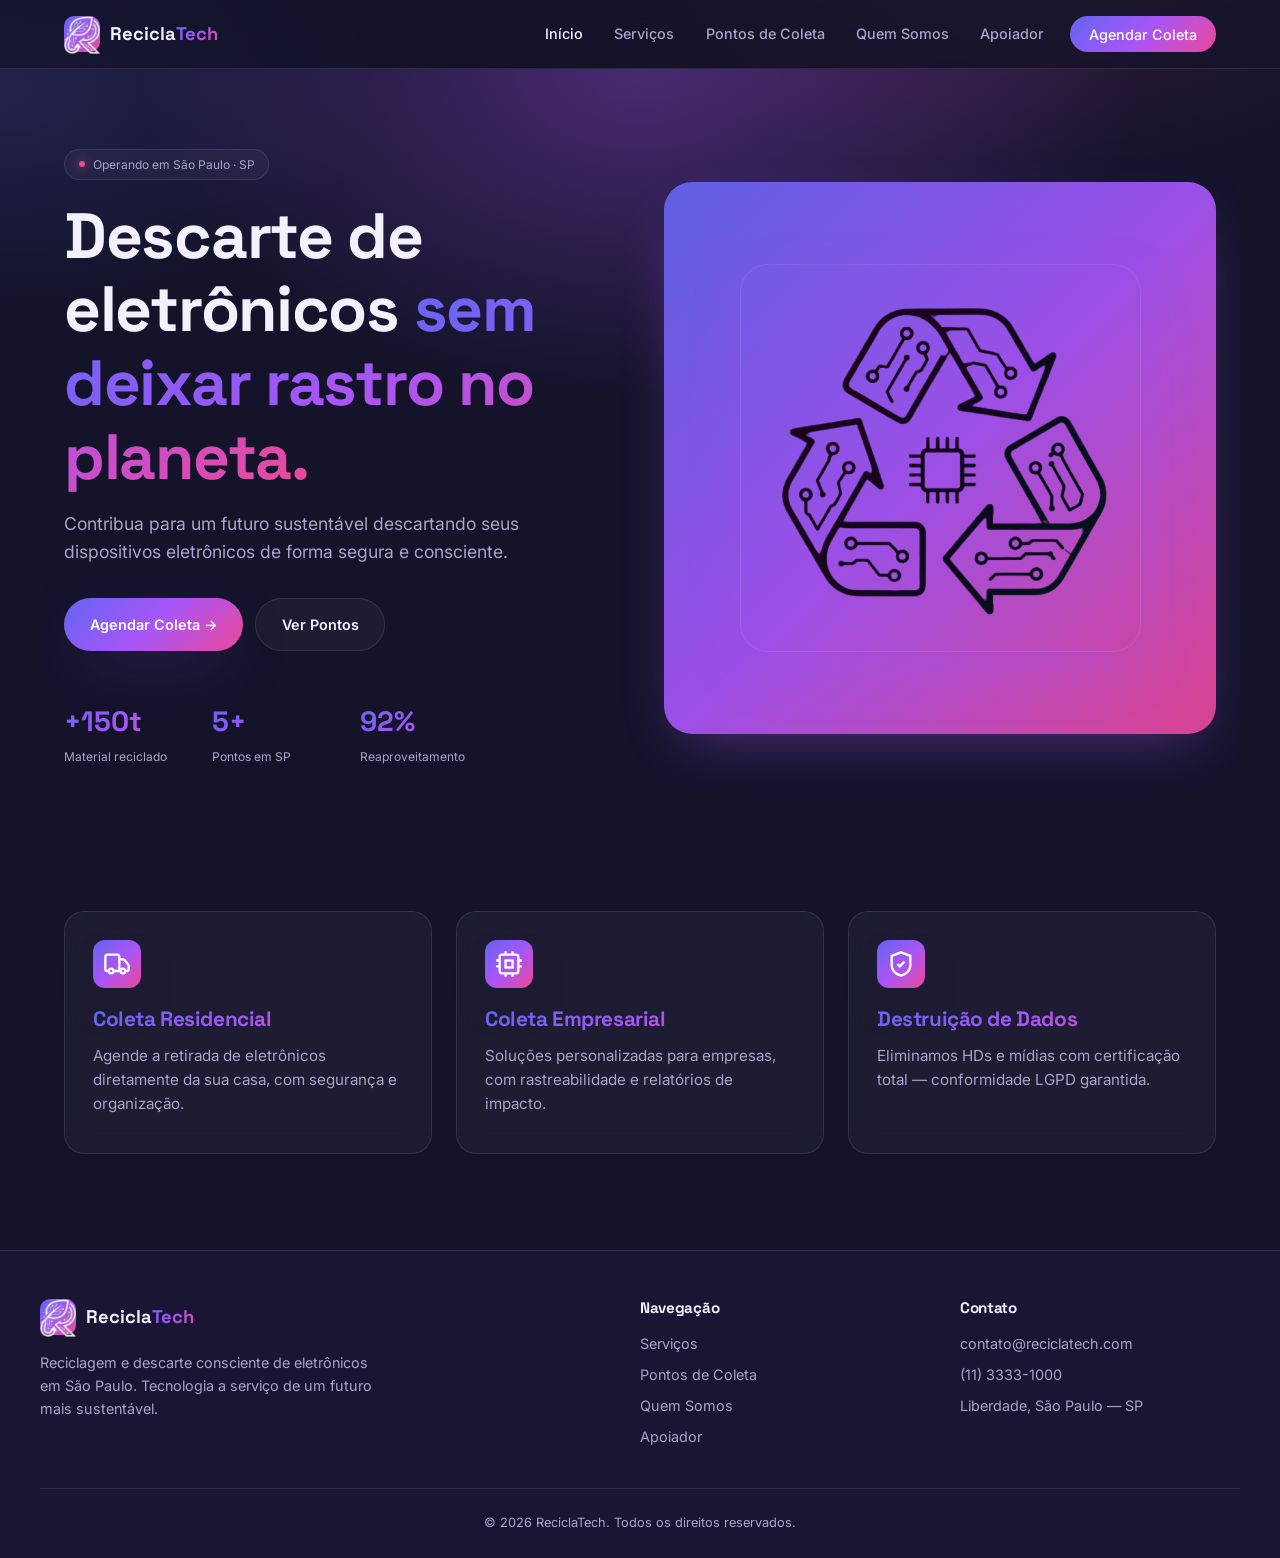
<file: index.html>
<!DOCTYPE html>
<html lang="pt-br">
<head>
    <meta charset="UTF-8">
    <meta name="viewport" content="width=device-width, initial-scale=1.0">
    <title>Início - ReciclaTech</title>
    <link rel="stylesheet" href="css/style.css">
    <link rel="preconnect" href="https://fonts.googleapis.com">
    <link rel="preconnect" href="https://fonts.gstatic.com" crossorigin>
    <link rel="shortcut icon" href="logo.png" type="image/x-icon">
    <link href="https://fonts.googleapis.com/css2?family=Inter:wght@400;500;600;700&family=Space+Grotesk:wght@500;600;700&display=swap" rel="stylesheet">
</head>
<body>
    <header>
        <div class="nav-wrap">
            <a href="index.html" class="header-brand">
                <div class="brand-mark"><img src="logo.png" alt="" ></div>
                <span class="logo">Recicla<span class="text-gradient">Tech</span></span>
            </a>
            <button class="menu-toggle" aria-label="Abrir menu" onclick="document.getElementById('nav-menu').classList.toggle('open')">
                <span></span><span></span><span></span>
            </button>
            <nav id="nav-menu">
                <ul>
                    <li><a href="index.html" style="color:var(--text)">Início</a></li>
                    <li><a href="servicos.html">Serviços</a></li>
                    <li><a href="pontosColeta.html">Pontos de Coleta</a></li>
                    <li><a href="quemSomos.html">Quem Somos</a></li>
                    <li><a href="apoiador.html">Apoiador</a></li>
                    <li><a href="contato.html" class="cta">Agendar Coleta</a></li>
                </ul>
            </nav>
        </div>
    </header>
    <section class="hero">
        <div class="hero-text">
            <span class="badge">Operando em São Paulo · SP</span>
            <h1>Descarte de eletrônicos <span class="text-gradient">sem deixar rastro no planeta.</span></h1>
            <p>Contribua para um futuro sustentável descartando seus dispositivos eletrônicos de forma segura e consciente.</p>
            <div class="btn-coleta">
                <a href="contato.html" class="btn-primary">Agendar Coleta →</a>
                <a href="pontosColeta.html" class="btn-secondary">Ver Pontos</a>
            </div>
            <div class="hero-stats">
                <div><div class="num text-gradient">+150t</div><div class="lbl">Material reciclado</div></div>
                <div><div class="num text-gradient">5+</div><div class="lbl">Pontos em SP</div></div>
                <div><div class="num text-gradient">92%</div><div class="lbl">Reaproveitamento</div></div>
            </div>
        </div>
        <div>
            <div style="aspect-ratio:1;background:var(--gradient);border-radius:28px;display:grid;place-items:center;font-family:'Space Grotesk',sans-serif;font-weight:700;font-size:3rem;color:#fff;box-shadow:var(--shadow-glow);opacity:0.92">
                <img src="banner1.png" alt="">
            </div>
        </div>
    </section>

    <section class="servicos">
        <div class="card">
            <img src="data:image/svg+xml;utf8,<svg xmlns=%22http://www.w3.org/2000/svg%22 viewBox=%220 0 24 24%22 fill=%22none%22 stroke=%22white%22 stroke-width=%222%22><path d=%22M14 18V6a2 2 0 0 0-2-2H4a2 2 0 0 0-2 2v11a1 1 0 0 0 1 1h2%22/><path d=%22M15 18H9%22/><path d=%22M19 18h2a1 1 0 0 0 1-1v-3.65a1 1 0 0 0-.22-.624l-3.48-4.35A1 1 0 0 0 17.52 8H14%22/><circle cx=%2217%22 cy=%2218%22 r=%222%22/><circle cx=%227%22 cy=%2218%22 r=%222%22/></svg>" alt="">
            <h2>Coleta Residencial</h2>
            <p>Agende a retirada de eletrônicos diretamente da sua casa, com segurança e organização.</p>

        </div>
        <div class="card">
            <img src="data:image/svg+xml;utf8,<svg xmlns=%22http://www.w3.org/2000/svg%22 viewBox=%220 0 24 24%22 fill=%22none%22 stroke=%22white%22 stroke-width=%222%22><rect x=%224%22 y=%224%22 width=%2216%22 height=%2216%22 rx=%222%22/><rect x=%229%22 y=%229%22 width=%226%22 height=%226%22/><path d=%22M9 1v3M15 1v3M9 20v3M15 20v3M20 9h3M20 14h3M1 9h3M1 14h3%22/></svg>" alt="">
            <h2>Coleta Empresarial</h2>
            <p>Soluções personalizadas para empresas, com rastreabilidade e relatórios de impacto.</p>
        
        </div>
        <div class="card">
            <img src="data:image/svg+xml;utf8,<svg xmlns=%22http://www.w3.org/2000/svg%22 viewBox=%220 0 24 24%22 fill=%22none%22 stroke=%22white%22 stroke-width=%222%22><path d=%22M20 13c0 5-3.5 7.5-8 9-4.5-1.5-8-4-8-9V5l8-3 8 3z%22/><path d=%22m9 12 2 2 4-4%22/></svg>" alt="">
            <h2>Destruição de Dados</h2>
            <p>Eliminamos HDs e mídias com certificação total — conformidade LGPD garantida.</p>
        
        </div>
    </section>
    <footer class="site-footer">
        <div class="foot-grid">
            <div>
                <a href="index.html" class="header-brand" style="margin-bottom:1rem">
                    <div class="brand-mark"><img src="logo.png" alt=""></div>
                    <span class="logo">Recicla<span class="text-gradient">Tech</span></span>
                </a>
                <p style="color:var(--muted);font-size:0.9rem;max-width:340px;margin-top:0.75rem">
                    Reciclagem e descarte consciente de eletrônicos em São Paulo. Tecnologia a serviço de um futuro mais sustentável.
                </p>
            </div>
            <div>
                <h4>Navegação</h4>
                <ul>
                    <li><a href="servicos.html">Serviços</a></li>
                    <li><a href="pontosColeta.html">Pontos de Coleta</a></li>
                    <li><a href="quemSomos.html">Quem Somos</a></li>
                    <li><a href="apoiador.html">Apoiador</a></li>
                </ul>
            </div>
            <div>
                <h4>Contato</h4>
                <ul>
                    <li>contato@reciclatech.com</li>
                    <li>(11) 3333-1000</li>
                    <li>Liberdade, São Paulo — SP</li>
                </ul>
            </div>
        </div>
        <p class="copy">© 2026 ReciclaTech. Todos os direitos reservados.</p>
    </footer>
</body>
</html>
</file>
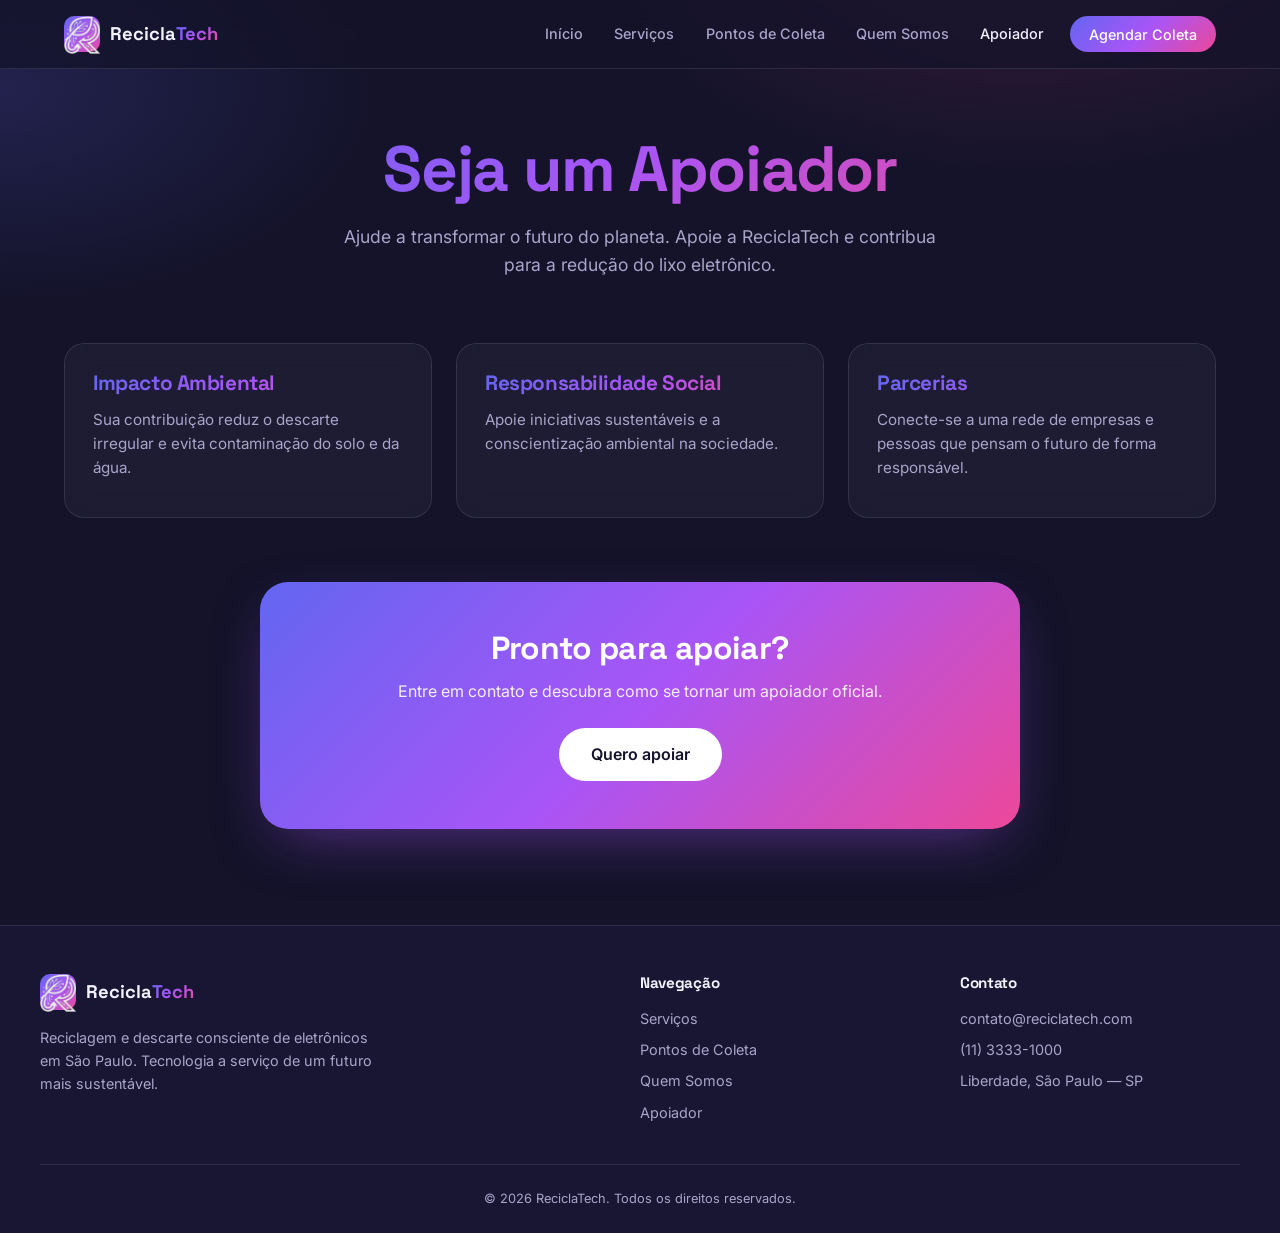
<file: apoiador.html>
<!DOCTYPE html>
<html lang="pt-br">
<head>
    <meta charset="UTF-8">
    <meta name="viewport" content="width=device-width, initial-scale=1.0">
    <title>Apoiador - ReciclaTech</title>
    <link rel="stylesheet" href="css/style.css">
    <link rel="preconnect" href="https://fonts.googleapis.com">
    <link rel="preconnect" href="https://fonts.gstatic.com" crossorigin>
    <link rel="shortcut icon" href="logo.png" type="image/x-icon">
    <link href="https://fonts.googleapis.com/css2?family=Inter:wght@400;500;600;700&family=Space+Grotesk:wght@500;600;700&display=swap" rel="stylesheet">
</head>
<body>
    <header>
        <div class="nav-wrap">
            <a href="index.html" class="header-brand">
                <div class="brand-mark"><img src="logo.png" alt="" ></div>
                <span class="logo">Recicla<span class="text-gradient">Tech</span></span>
            </a>
            <button class="menu-toggle" aria-label="Abrir menu" onclick="document.getElementById('nav-menu').classList.toggle('open')">
                <span></span><span></span><span></span>
            </button>
            <nav id="nav-menu">
                <ul>
                    <li><a href="index.html">Início</a></li>
                    <li><a href="servicos.html">Serviços</a></li>
                    <li><a href="pontosColeta.html">Pontos de Coleta</a></li>
                    <li><a href="quemSomos.html">Quem Somos</a></li>
                    <li><a href="apoiador.html" style="color:var(--text)">Apoiador</a></li>
                    <li><a href="contato.html" class="cta">Agendar Coleta</a></li>
                </ul>
            </nav>
        </div>
    </header>
    <h1 class="page-title text-gradient">Seja um Apoiador</h1>
    <p>Ajude a transformar o futuro do planeta. Apoie a ReciclaTech e contribua para a redução do lixo eletrônico.</p>
    <section class="Cards">
        <div class="Sessao"><h2>Impacto Ambiental</h2><p>Sua contribuição reduz o descarte irregular e evita contaminação do solo e da água.</p></div>
        <div class="Sessao"><h2>Responsabilidade Social</h2><p>Apoie iniciativas sustentáveis e a conscientização ambiental na sociedade.</p></div>
        <div class="Sessao"><h2>Parcerias</h2><p>Conecte-se a uma rede de empresas e pessoas que pensam o futuro de forma responsável.</p></div>
    </section>
    <div style="max-width:760px;margin:3rem auto;padding:3rem 2rem;background:var(--gradient);border-radius:28px;text-align:center;color:#fff;box-shadow:var(--shadow-glow)">
        <h2 style="font-size:2rem;margin-bottom:0.75rem">Pronto para apoiar?</h2>
        <p style="opacity:0.9;margin-bottom:1.5rem">Entre em contato e descubra como se tornar um apoiador oficial.</p>
        <a href="contato.html" style="display:inline-block;background:#fff;color:var(--bg);padding:0.85rem 2rem;border-radius:999px;font-weight:600">Quero apoiar</a>
    </div>
    <footer class="site-footer">
        <div class="foot-grid">
            <div>
                <a href="index.html" class="header-brand" style="margin-bottom:1rem">
                    <div class="brand-mark"><img src="logo.png" alt=""></div>
                    <span class="logo">Recicla<span class="text-gradient">Tech</span></span>
                </a>
                <p style="color:var(--muted);font-size:0.9rem;max-width:340px;margin-top:0.75rem">
                    Reciclagem e descarte consciente de eletrônicos em São Paulo. Tecnologia a serviço de um futuro mais sustentável.
                </p>
            </div>
            <div>
                <h4>Navegação</h4>
                <ul>
                    <li><a href="servicos.html">Serviços</a></li>
                    <li><a href="pontosColeta.html">Pontos de Coleta</a></li>
                    <li><a href="quemSomos.html">Quem Somos</a></li>
                    <li><a href="apoiador.html">Apoiador</a></li>
                </ul>
            </div>
            <div>
                <h4>Contato</h4>
                <ul>
                    <li>contato@reciclatech.com</li>
                    <li>(11) 3333-1000</li>
                    <li>Liberdade, São Paulo — SP</li>
                </ul>
            </div>
        </div>
        <p class="copy">© 2026 ReciclaTech. Todos os direitos reservados.</p>
    </footer>
</body>
</html>
</file>
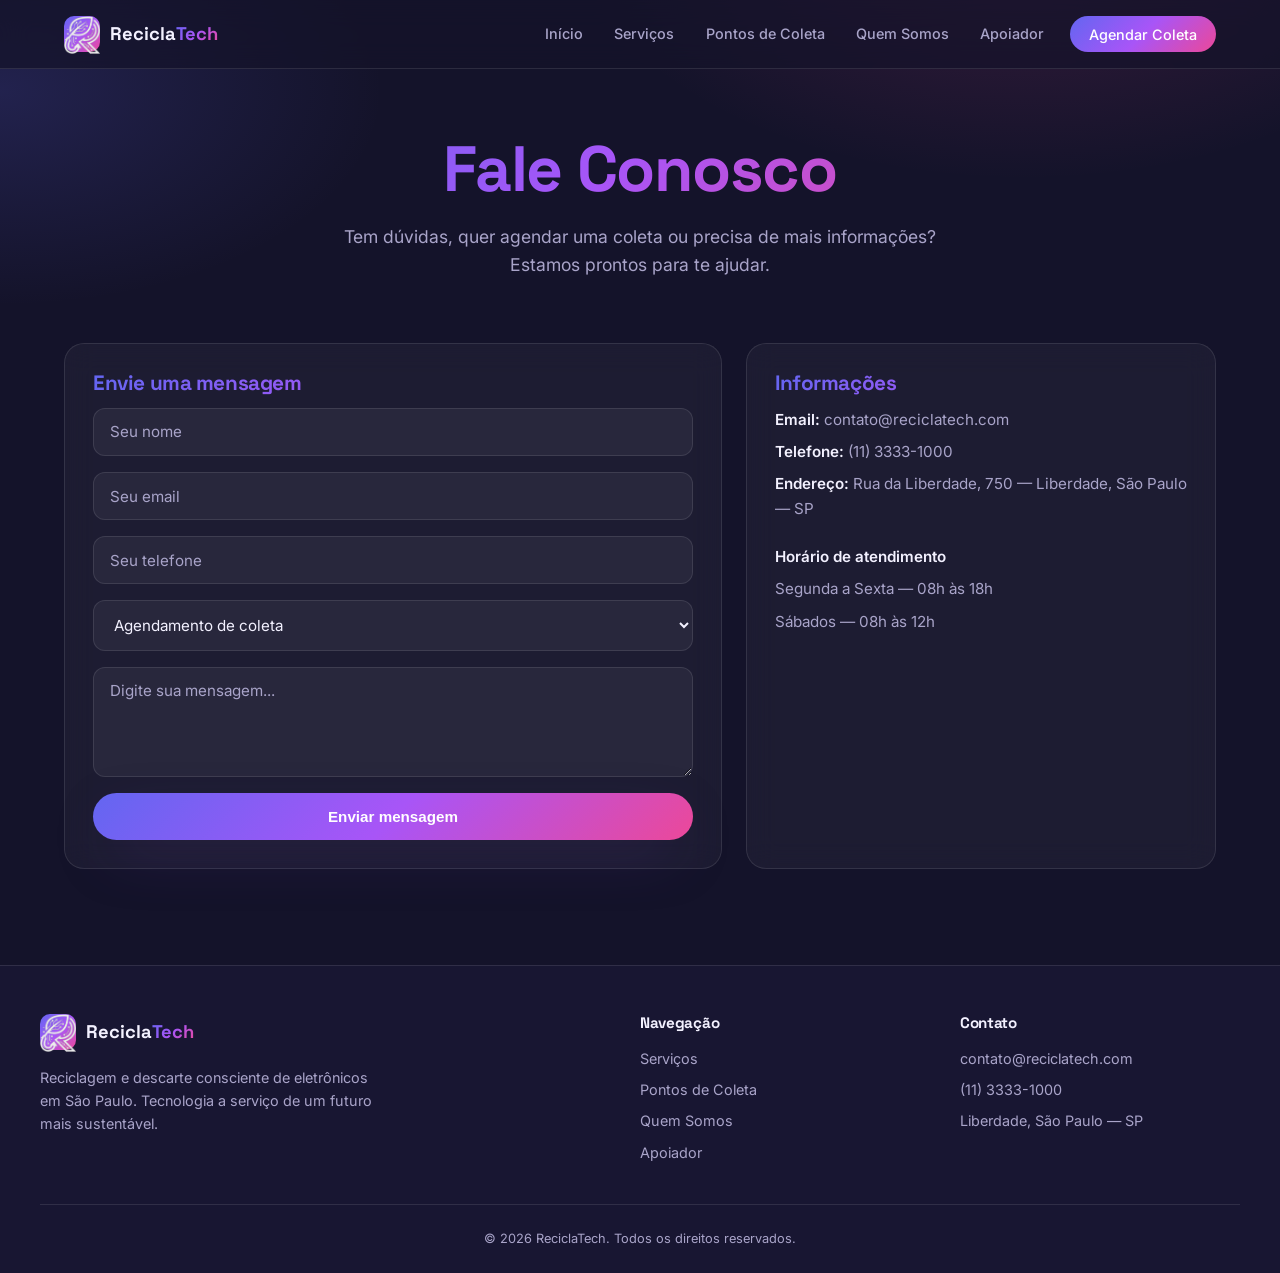
<file: contato.html>
<!DOCTYPE html>
<html lang="pt-br">
<head>
    <meta charset="UTF-8">
    <meta name="viewport" content="width=device-width, initial-scale=1.0">
    <title>Contato - ReciclaTech</title>
    <link rel="stylesheet" href="css/style.css">
    <link rel="preconnect" href="https://fonts.googleapis.com">
    <link rel="preconnect" href="https://fonts.gstatic.com" crossorigin>
    <link rel="shortcut icon" href="logo.png" type="image/x-icon">
    <link href="https://fonts.googleapis.com/css2?family=Inter:wght@400;500;600;700&family=Space+Grotesk:wght@500;600;700&display=swap" rel="stylesheet">
</head>
<body>
    <header>
        <div class="nav-wrap">
            <a href="index.html" class="header-brand">
                <div class="brand-mark"><img src="logo.png" alt="" ></div>
                <span class="logo">Recicla<span class="text-gradient">Tech</span></span>
            </a>
            <button class="menu-toggle" aria-label="Abrir menu" onclick="document.getElementById('nav-menu').classList.toggle('open')">
                <span></span><span></span><span></span>
            </button>
            <nav id="nav-menu">
                <ul>
                    <li><a href="index.html">Início</a></li>
                    <li><a href="servicos.html">Serviços</a></li>
                    <li><a href="pontosColeta.html">Pontos de Coleta</a></li>
                    <li><a href="quemSomos.html">Quem Somos</a></li>
                    <li><a href="apoiador.html">Apoiador</a></li>
                    <li><a href="contato.html" class="cta">Agendar Coleta</a></li>
                </ul>
            </nav>
        </div>
    </header>
    <h1 class="page-title text-gradient">Fale Conosco</h1>
    <p>Tem dúvidas, quer agendar uma coleta ou precisa de mais informações? Estamos prontos para te ajudar.</p>
    <section class="Cards" style="grid-template-columns:1.4fr 1fr">
        <div class="Sessao">
            <h2>Envie uma mensagem</h2>
            <form onsubmit="event.preventDefault(); alert('Mensagem enviada! Entraremos em contato em até 24h.'); this.reset();">
                <input type="text" placeholder="Seu nome" required>
                <input type="email" placeholder="Seu email" required>
                <input type="number" placeholder="Seu telefone">
                <select>
                    <option>Agendamento de coleta</option>
                    <option>Parceria empresarial</option>
                    <option>Dúvida geral</option>
                </select>
                <textarea placeholder="Digite sua mensagem..." rows="4" required></textarea>
                <button type="submit">Enviar mensagem</button>
            </form>
        </div>
        <div class="Sessao">
            <h2>Informações</h2>
            <p><strong>Email:</strong> contato@reciclatech.com</p>
            <p><strong>Telefone:</strong> (11) 3333-1000</p>
            <p><strong>Endereço:</strong> Rua da Liberdade, 750 — Liberdade, São Paulo — SP</p>
            <p style="margin-top:1.5rem"><strong>Horário de atendimento</strong></p>
            <p>Segunda a Sexta — 08h às 18h</p>
            <p>Sábados — 08h às 12h</p>
        </div>
    </section>
    <footer class="site-footer">
        <div class="foot-grid">
            <div>
                <a href="index.html" class="header-brand" style="margin-bottom:1rem">
                    <div class="brand-mark"><img src="logo.png" alt=""></div>
                    <span class="logo">Recicla<span class="text-gradient">Tech</span></span>
                </a>
                <p style="color:var(--muted);font-size:0.9rem;max-width:340px;margin-top:0.75rem">
                    Reciclagem e descarte consciente de eletrônicos em São Paulo. Tecnologia a serviço de um futuro mais sustentável.
                </p>
            </div>
            <div>
                <h4>Navegação</h4>
                <ul>
                    <li><a href="servicos.html">Serviços</a></li>
                    <li><a href="pontosColeta.html">Pontos de Coleta</a></li>
                    <li><a href="quemSomos.html">Quem Somos</a></li>
                    <li><a href="apoiador.html">Apoiador</a></li>
                </ul>
            </div>
            <div>
                <h4>Contato</h4>
                <ul>
                    <li>contato@reciclatech.com</li>
                    <li>(11) 3333-1000</li>
                    <li>Liberdade, São Paulo — SP</li>
                </ul>
            </div>
        </div>
        <p class="copy">© 2026 ReciclaTech. Todos os direitos reservados.</p>
    </footer>
</body>
</html>
</file>
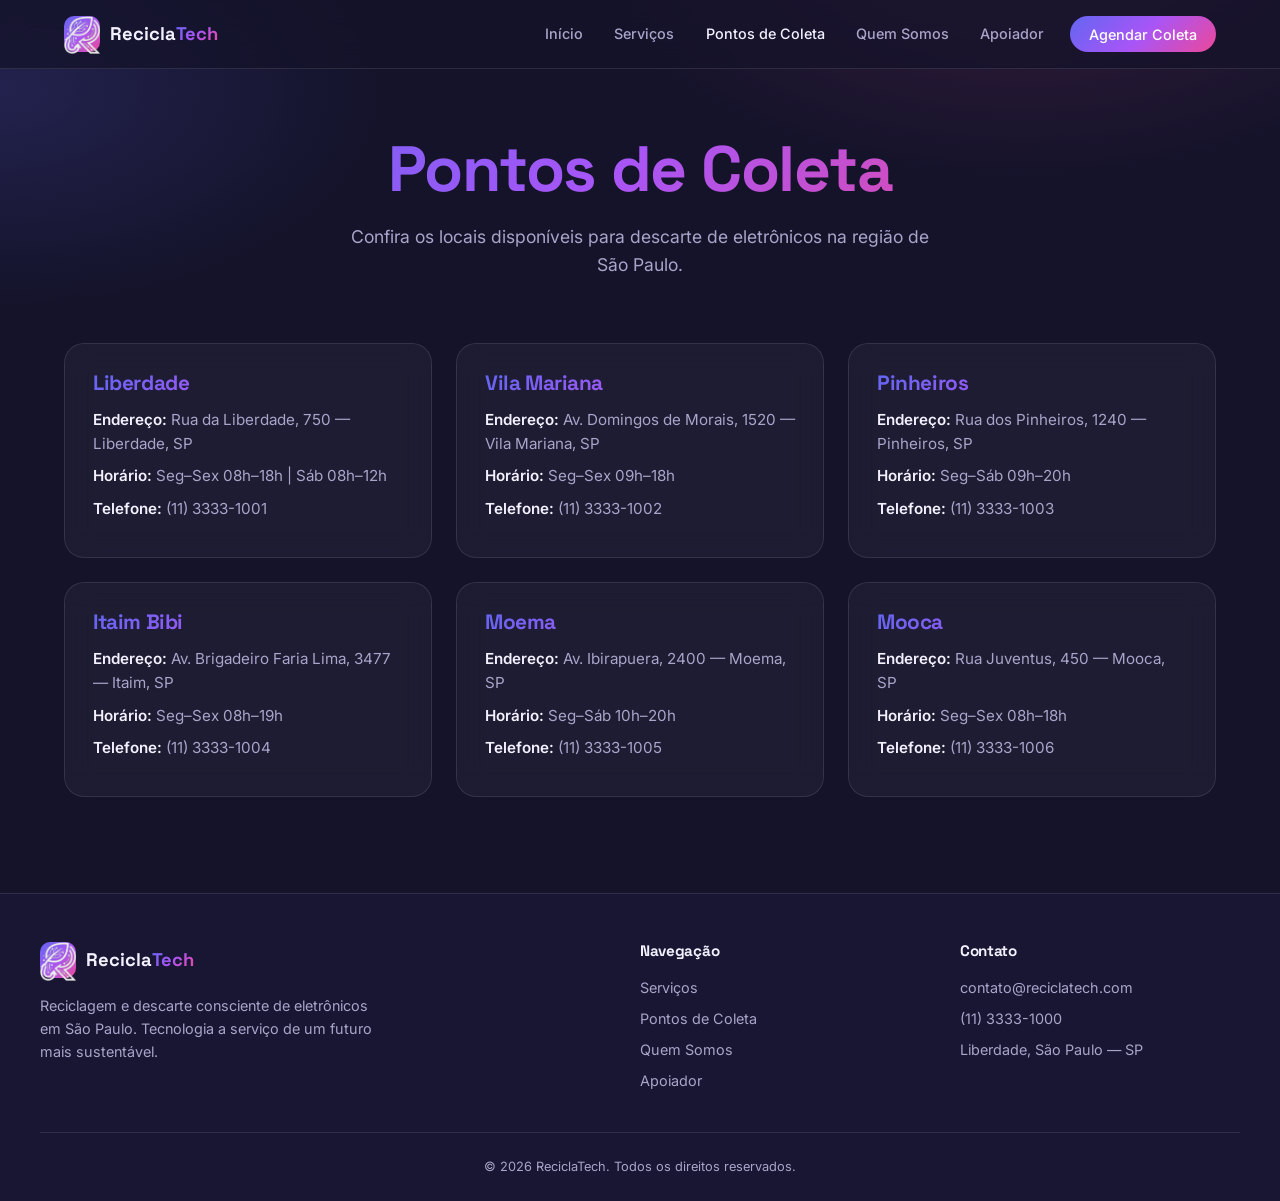
<file: pontosColeta.html>
<!DOCTYPE html>
<html lang="pt-br">
<head>
    <meta charset="UTF-8">
    <meta name="viewport" content="width=device-width, initial-scale=1.0">
    <title>Pontos de Coleta - ReciclaTech</title>
    <link rel="stylesheet" href="css/style.css">
    <link rel="preconnect" href="https://fonts.googleapis.com">
    <link rel="preconnect" href="https://fonts.gstatic.com" crossorigin>
    <link rel="shortcut icon" href="logo.png" type="image/x-icon">
    <link href="https://fonts.googleapis.com/css2?family=Inter:wght@400;500;600;700&family=Space+Grotesk:wght@500;600;700&display=swap" rel="stylesheet">
</head>
<body>
    <header>
        <div class="nav-wrap">
            <a href="index.html" class="header-brand">
                <div class="brand-mark"><img src="logo.png" alt="" ></div>
                <span class="logo">Recicla<span class="text-gradient">Tech</span></span>
            </a>
            <button class="menu-toggle" aria-label="Abrir menu" onclick="document.getElementById('nav-menu').classList.toggle('open')">
                <span></span><span></span><span></span>
            </button>
            <nav id="nav-menu">
                <ul>
                    <li><a href="index.html">Início</a></li>
                    <li><a href="servicos.html">Serviços</a></li>
                    <li><a href="pontosColeta.html" style="color:var(--text)">Pontos de Coleta</a></li>
                    <li><a href="quemSomos.html">Quem Somos</a></li>
                    <li><a href="apoiador.html">Apoiador</a></li>
                    <li><a href="contato.html" class="cta">Agendar Coleta</a></li>
                </ul>
            </nav>
        </div>
    </header>
    <h1 class="page-title text-gradient">Pontos de Coleta</h1>
    <p>Confira os locais disponíveis para descarte de eletrônicos na região de São Paulo.</p>
    <section class="Cards">
        <div class="Sessao">
            <h2>Liberdade</h2>
            <p><strong>Endereço:</strong> Rua da Liberdade, 750 — Liberdade, SP</p>
            <p><strong>Horário:</strong> Seg–Sex 08h–18h | Sáb 08h–12h</p>
            <p><strong>Telefone:</strong> (11) 3333-1001</p>
        </div>
        <div class="Sessao">
            <h2>Vila Mariana</h2>
            <p><strong>Endereço:</strong> Av. Domingos de Morais, 1520 — Vila Mariana, SP</p>
            <p><strong>Horário:</strong> Seg–Sex 09h–18h</p>
            <p><strong>Telefone:</strong> (11) 3333-1002</p>
        </div>
        <div class="Sessao">
            <h2>Pinheiros</h2>
            <p><strong>Endereço:</strong> Rua dos Pinheiros, 1240 — Pinheiros, SP</p>
            <p><strong>Horário:</strong> Seg–Sáb 09h–20h</p>
            <p><strong>Telefone:</strong> (11) 3333-1003</p>
        </div>
        <div class="Sessao">
            <h2>Itaim Bibi</h2>
            <p><strong>Endereço:</strong> Av. Brigadeiro Faria Lima, 3477 — Itaim, SP</p>
            <p><strong>Horário:</strong> Seg–Sex 08h–19h</p>
            <p><strong>Telefone:</strong> (11) 3333-1004</p>
        </div>
        <div class="Sessao">
            <h2>Moema</h2>
            <p><strong>Endereço:</strong> Av. Ibirapuera, 2400 — Moema, SP</p>
            <p><strong>Horário:</strong> Seg–Sáb 10h–20h</p>
            <p><strong>Telefone:</strong> (11) 3333-1005</p>
        </div>
        <div class="Sessao">
            <h2>Mooca</h2>
            <p><strong>Endereço:</strong> Rua Juventus, 450 — Mooca, SP</p>
            <p><strong>Horário:</strong> Seg–Sex 08h–18h</p>
            <p><strong>Telefone:</strong> (11) 3333-1006</p>
        </div>
    </section>
    <footer class="site-footer">
        <div class="foot-grid">
            <div>
                <a href="index.html" class="header-brand" style="margin-bottom:1rem">
                    <div class="brand-mark"><img src="logo.png" alt=""></div>
                    <span class="logo">Recicla<span class="text-gradient">Tech</span></span>
                </a>
                <p style="color:var(--muted);font-size:0.9rem;max-width:340px;margin-top:0.75rem">
                    Reciclagem e descarte consciente de eletrônicos em São Paulo. Tecnologia a serviço de um futuro mais sustentável.
                </p>
            </div>
            <div>
                <h4>Navegação</h4>
                <ul>
                    <li><a href="servicos.html">Serviços</a></li>
                    <li><a href="pontosColeta.html">Pontos de Coleta</a></li>
                    <li><a href="quemSomos.html">Quem Somos</a></li>
                    <li><a href="apoiador.html">Apoiador</a></li>
                </ul>
            </div>
            <div>
                <h4>Contato</h4>
                <ul>
                    <li>contato@reciclatech.com</li>
                    <li>(11) 3333-1000</li>
                    <li>Liberdade, São Paulo — SP</li>
                </ul>
            </div>
        </div>
        <p class="copy">© 2026 ReciclaTech. Todos os direitos reservados.</p>
    </footer>
</body>
</html>
</file>
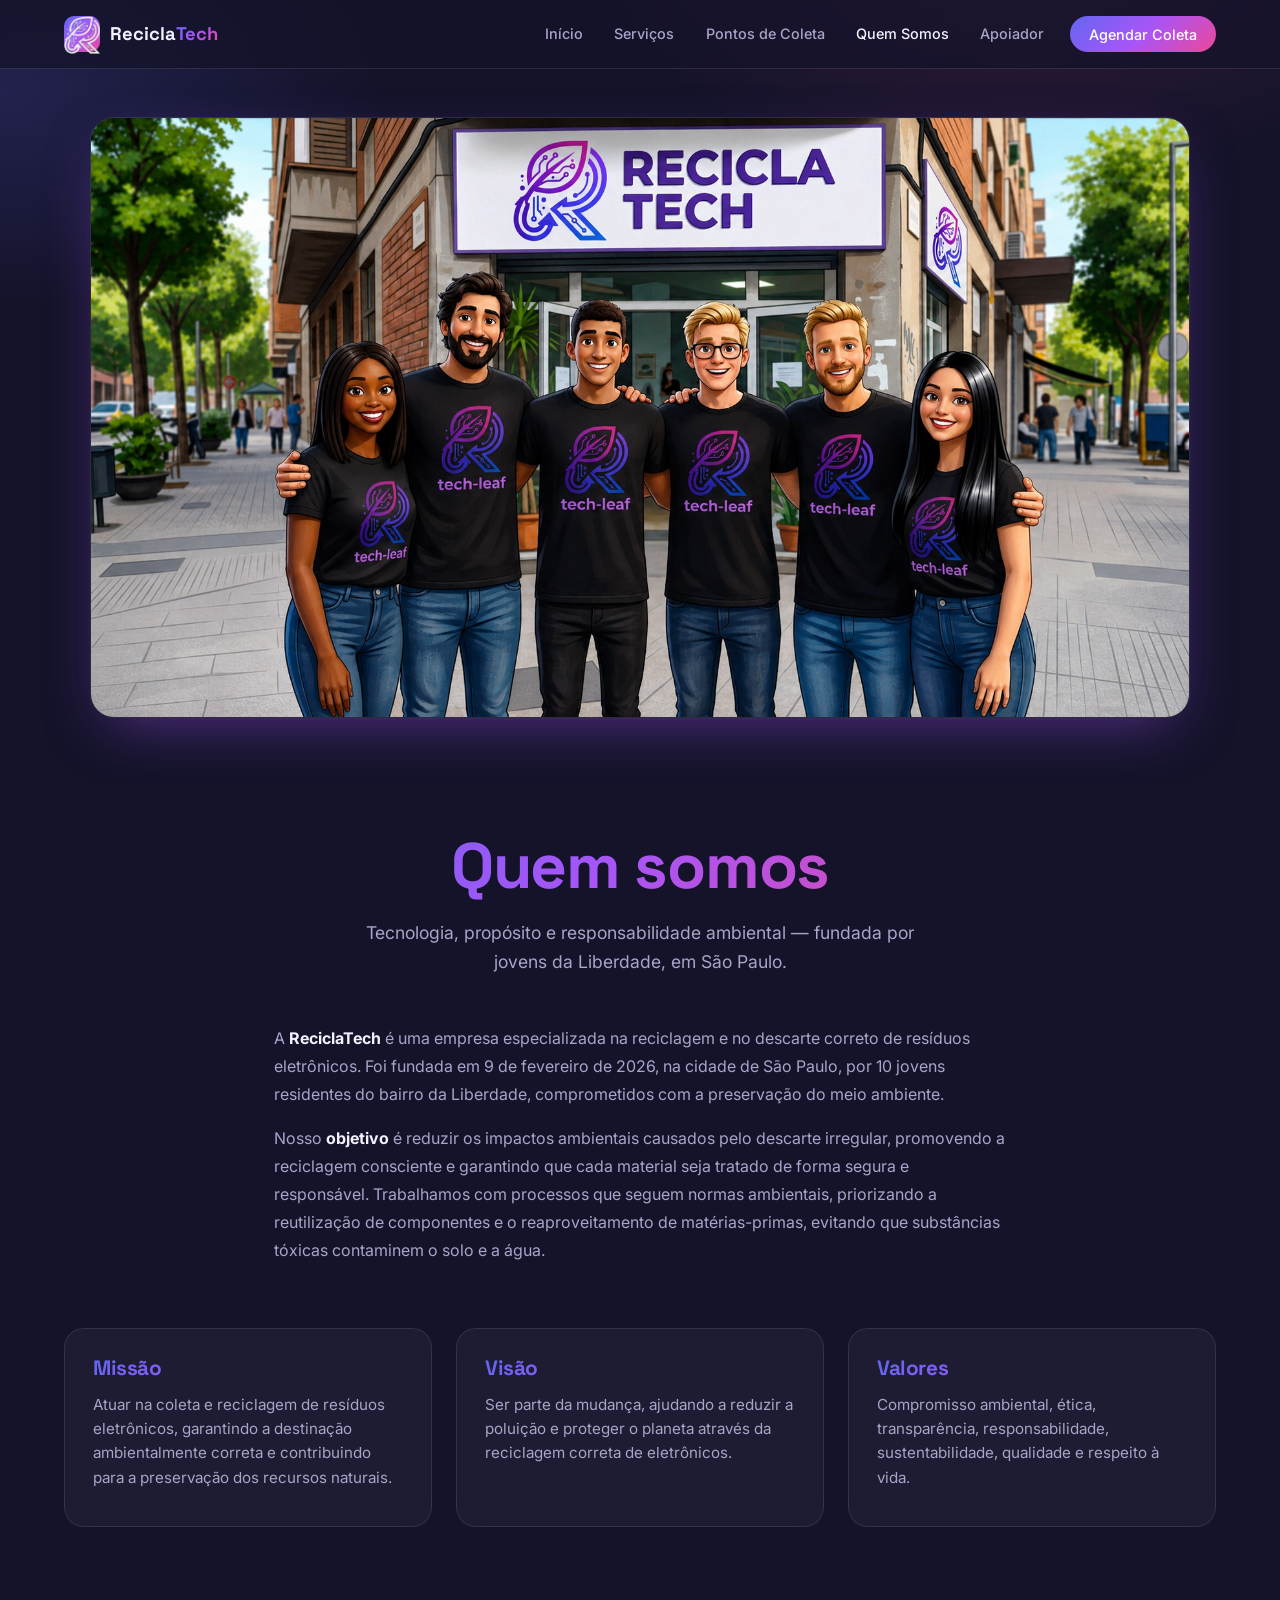
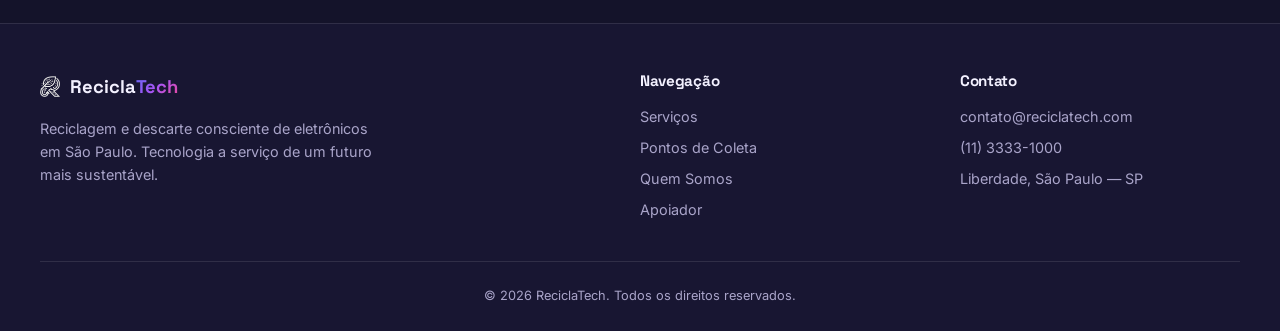
<file: quemSomos.html>
<!doctype html>
<html lang="pt-br">

<head>
  <meta charset="UTF-8" />
  <meta name="viewport" content="width=device-width, initial-scale=1.0" />
  <title>Quem Somos - ReciclaTech</title>
  <link rel="stylesheet" href="css/style.css" />
  <link rel="preconnect" href="https://fonts.googleapis.com" />
  <link rel="preconnect" href="https://fonts.gstatic.com" crossorigin />
  <link rel="shortcut icon" href="logo.png" type="image/x-icon" />
  <link
    href="https://fonts.googleapis.com/css2?family=Inter:wght@400;500;600;700&family=Space+Grotesk:wght@500;600;700&display=swap"
    rel="stylesheet" />
</head>

<body>
  <header>
    <div class="nav-wrap">
      <a href="index.html" class="header-brand">
        <div class="brand-mark"><img src="logo.png" alt="" /></div>
        <span class="logo">Recicla<span class="text-gradient">Tech</span></span>
      </a>
      <button class="menu-toggle" aria-label="Abrir menu"
        onclick="document.getElementById('nav-menu').classList.toggle('open')">
        <span></span><span></span><span></span>
      </button>
      <nav id="nav-menu">
        <ul>
          <li><a href="index.html">Início</a></li>
          <li><a href="servicos.html">Serviços</a></li>
          <li><a href="pontosColeta.html">Pontos de Coleta</a></li>
          <li>
            <a href="quemSomos.html" style="color: var(--text)">Quem Somos</a>
          </li>
          <li><a href="apoiador.html">Apoiador</a></li>
          <li><a href="contato.html" class="cta">Agendar Coleta</a></li>
        </ul>
      </nav>
    </div>
  </header>


  <div id="banner-container5">
    <img src="bannerpessoal.png" alt="Banner da empresa" />
  </div>

  <h1 class="page-title text-gradient">Quem somos</h1>


  <p>
    Tecnologia, propósito e responsabilidade ambiental — fundada por jovens da
    Liberdade, em São Paulo.
  </p>

  <div style="
        max-width: 780px;
        margin: 0 auto 3rem;
        padding: 0 1.5rem;
        color: var(--muted);
        font-size: 1rem;
        line-height: 1.75;
      ">
    <p style="margin-bottom: 1rem">
      A <strong style="color: var(--text)">ReciclaTech</strong> é uma empresa
      especializada na reciclagem e no descarte correto de resíduos
      eletrônicos. Foi fundada em 9 de fevereiro de 2026, na cidade de São
      Paulo, por 10 jovens residentes do bairro da Liberdade, comprometidos
      com a preservação do meio ambiente.
    </p>
    <p>
      Nosso <strong style="color: var(--text)">objetivo</strong> é reduzir os impactos ambientais causados pelo descarte
      irregular, promovendo a reciclagem
      consciente e garantindo que cada material seja tratado de forma segura e responsável. Trabalhamos com processos
      que seguem normas ambientais, priorizando a reutilização de componentes e o reaproveitamento de matérias-primas,
      evitando que substâncias tóxicas contaminem o solo e a água.
    </p>
  </div>

  <section class="Cards">
    <div class="Sessao">
      <h2>Missão</h2>
      <p>
        Atuar na coleta e reciclagem de resíduos eletrônicos, garantindo a destinação ambientalmente correta e
        contribuindo para a preservação dos recursos naturais.
      </p>
    </div>
    <div class="Sessao">
      <h2>Visão</h2>
      <p>
        Ser parte da mudança, ajudando a reduzir a poluição e proteger o planeta através da reciclagem correta de
        eletrônicos.
      </p>
    </div>
    <div class="Sessao">
      <h2>Valores</h2>
      <p>
        Compromisso ambiental, ética, transparência, responsabilidade, sustentabilidade, qualidade e respeito à
        vida.
      </p>
    </div>
  </section>
  <footer class="site-footer">
    <div class="foot-grid">
      <div>
        <a href="index.html" class="header-brand" style="margin-bottom: 1rem">
          <img src="logo.png" width="20px" alt="" />
          <span class="logo">Recicla<span class="text-gradient">Tech</span></span>
        </a>
        <p style="
              color: var(--muted);
              font-size: 0.9rem;
              max-width: 340px;
              margin-top: 0.75rem;
            ">
          Reciclagem e descarte consciente de eletrônicos em São Paulo.
          Tecnologia a serviço de um futuro mais sustentável.
        </p>
      </div>
      <div>
        <h4>Navegação</h4>
        <ul>
          <li><a href="servicos.html">Serviços</a></li>
          <li><a href="pontosColeta.html">Pontos de Coleta</a></li>
          <li><a href="quemSomos.html">Quem Somos</a></li>
          <li><a href="apoiador.html">Apoiador</a></li>
        </ul>
      </div>
      <div>
        <h4>Contato</h4>
        <ul>
          <li>contato@reciclatech.com</li>
          <li>(11) 3333-1000</li>
          <li>Liberdade, São Paulo — SP</li>
        </ul>
      </div>
    </div>
    <p class="copy">© 2026 ReciclaTech. Todos os direitos reservados.</p>
  </footer>
</body>

</html>
</file>
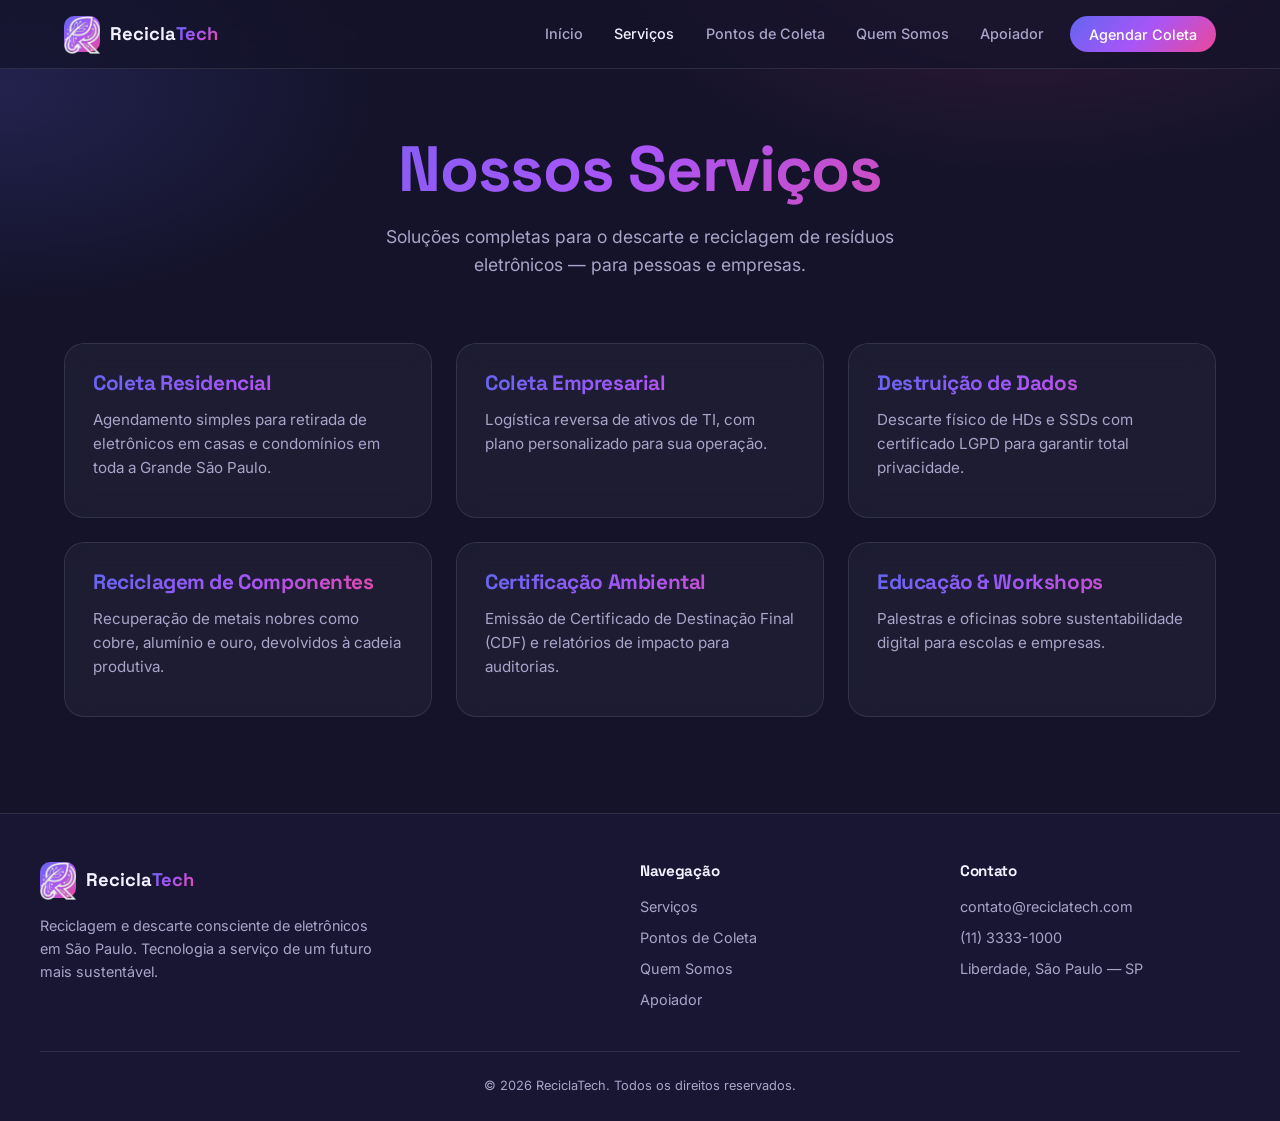
<file: servicos.html>
<!DOCTYPE html>
<html lang="pt-br">
<head>
    <meta charset="UTF-8">
    <meta name="viewport" content="width=device-width, initial-scale=1.0">
    <title>Serviços - ReciclaTech</title>
    <link rel="stylesheet" href="css/style.css">
    <link rel="preconnect" href="https://fonts.googleapis.com">
    <link rel="preconnect" href="https://fonts.gstatic.com" crossorigin>
    <link rel="shortcut icon" href="logo.png" type="image/x-icon">
    <link href="https://fonts.googleapis.com/css2?family=Inter:wght@400;500;600;700&family=Space+Grotesk:wght@500;600;700&display=swap" rel="stylesheet">
</head>
<body>
    <header>
        <div class="nav-wrap">
            <a href="index.html" class="header-brand">
                <div class="brand-mark"><img src="logo.png" alt="" ></div>
                <span class="logo">Recicla<span class="text-gradient">Tech</span></span>
            </a>
            <button class="menu-toggle" aria-label="Abrir menu" onclick="document.getElementById('nav-menu').classList.toggle('open')">
                <span></span><span></span><span></span>
            </button>
            <nav id="nav-menu">
                <ul>
                    <li><a href="index.html">Início</a></li>
                    <li><a href="servicos.html" style="color:var(--text)">Serviços</a></li>
                    <li><a href="pontosColeta.html">Pontos de Coleta</a></li>
                    <li><a href="quemSomos.html">Quem Somos</a></li>
                    <li><a href="apoiador.html">Apoiador</a></li>
                    <li><a href="contato.html" class="cta">Agendar Coleta</a></li>
                </ul>
            </nav>
        </div>
    </header>
    <h1 class="page-title text-gradient">Nossos Serviços</h1>
    <p>Soluções completas para o descarte e reciclagem de resíduos eletrônicos — para pessoas e empresas.</p>

    <section class="Cards">
        <div class="Sessao"><h2>Coleta Residencial</h2><p>Agendamento simples para retirada de eletrônicos em casas e condomínios em toda a Grande São Paulo.</p></div>
        <div class="Sessao"><h2>Coleta Empresarial</h2><p>Logística reversa de ativos de TI, com plano personalizado para sua operação.</p></div>
        <div class="Sessao"><h2>Destruição de Dados</h2><p>Descarte físico de HDs e SSDs com certificado LGPD para garantir total privacidade.</p></div>
        <div class="Sessao"><h2>Reciclagem de Componentes</h2><p>Recuperação de metais nobres como cobre, alumínio e ouro, devolvidos à cadeia produtiva.</p></div>
        <div class="Sessao"><h2>Certificação Ambiental</h2><p>Emissão de Certificado de Destinação Final (CDF) e relatórios de impacto para auditorias.</p></div>
        <div class="Sessao"><h2>Educação & Workshops</h2><p>Palestras e oficinas sobre sustentabilidade digital para escolas e empresas.</p></div>
    </section>
    <footer class="site-footer">
        <div class="foot-grid">
            <div>
                <a href="index.html" class="header-brand" style="margin-bottom:1rem">
                    <div class="brand-mark"> 
                        <img src="logo.png" alt="">
                    </div>
                    <span class="logo">Recicla<span class="text-gradient">Tech</span></span>
                </a>
                <p style="color:var(--muted);font-size:0.9rem;max-width:340px;margin-top:0.75rem">
                    Reciclagem e descarte consciente de eletrônicos em São Paulo. Tecnologia a serviço de um futuro mais sustentável.
                </p>
            </div>
            <div>
                <h4>Navegação</h4>
                <ul>
                    <li><a href="servicos.html">Serviços</a></li>
                    <li><a href="pontosColeta.html">Pontos de Coleta</a></li>
                    <li><a href="quemSomos.html">Quem Somos</a></li>
                    <li><a href="apoiador.html">Apoiador</a></li>
                </ul>
            </div>
            <div>
                <h4>Contato</h4>
                <ul>
                    <li>contato@reciclatech.com</li>
                    <li>(11) 3333-1000</li>
                    <li>Liberdade, São Paulo — SP</li>
                </ul>
            </div>
        </div>
        <p class="copy">© 2026 ReciclaTech. Todos os direitos reservados.</p>
    </footer>
</body>
</html>
</file>
<file: css/style.css>
/* ===========================================================
   ReciclaTech — Tema escuro (roxo / azul / rosa)
   =========================================================== */

#banner-container5 {
  display: flex;
  justify-content: center;
  align-items: center;

  width: 100%;
  padding: 3rem 1.5rem;
}

#banner-container5 img {
  width: 100%;
  max-width: 1100px;

  border-radius: 24px;
  border: 1px solid var(--border);

  box-shadow: var(--shadow-glow);
}

* { box-sizing: border-box; margin: 0; padding: 0; }

:root {
  --bg: #14132a;
  --bg-2: #1c1a3a;
  --card: rgba(255, 255, 255, 0.04);
  --border: rgba(255, 255, 255, 0.10);
  --text: #f3f1ff;
  --muted: #a9a4c9;

  --violet: #a855f7;
  --blue: #6366f1;
  --pink: #ec4899;

  --gradient: linear-gradient(135deg, #6366f1 0%, #a855f7 50%, #ec4899 100%);
  --shadow-glow: 0 20px 60px -20px rgba(168, 85, 247, 0.5);

  --radius: 14px;
  --max-w: 1200px;
}

html { scroll-behavior: smooth; }




body {
  font-family: 'Inter', system-ui, -apple-system, sans-serif;
  background: var(--bg);
  color: var(--text);
  line-height: 1.6;
  background-image:
    radial-gradient(60% 50% at 80% -10%, rgba(236, 72, 153, 0.18), transparent 60%),
    radial-gradient(50% 40% at 0% 10%, rgba(99, 102, 241, 0.18), transparent 60%);
  background-attachment: fixed;
  min-height: 100vh;
}

h1, h2, h3, h4 {
  font-family: 'Space Grotesk', sans-serif;
  font-weight: 700;
  letter-spacing: -0.02em;
  line-height: 1.15;
}

img { max-width: 100%; display: block; }
a { color: inherit; text-decoration: none; }

.text-gradient {
  background: var(--gradient);
  -webkit-background-clip: text;
  background-clip: text;
  color: transparent;
}

.container { max-width: var(--max-w); margin: 0 auto; padding: 0 1.5rem; }

/* ============== HEADER ============== */
header {
  position: sticky; top: 0; z-index: 50;
  backdrop-filter: blur(14px);
  background: rgba(20, 19, 42, 0.7);
  border-bottom: 1px solid var(--border);
}
.nav-wrap {
  max-width: var(--max-w); margin: 0 auto;
  display: flex; align-items: center; justify-content: space-between;
  padding: 1rem 1.5rem;
}
.header-brand { display: flex; align-items: center; gap: 0.65rem; }

.brand-mark {
  width: 36px; height: 36px; border-radius: 10px;
  background: var(--gradient);
  display: grid; place-items: center;
  color: #fff; font-weight: 700;
  box-shadow: var(--shadow-glow);
}
.logo { font-family: 'Space Grotesk', sans-serif; font-weight: 700; font-size: 1.15rem; }

#nav-menu ul { display: flex; gap: 0.25rem; list-style: none; align-items: center; }
#nav-menu a {
  padding: 0.5rem 0.85rem; border-radius: 10px;
  color: var(--muted); font-size: 0.9rem; font-weight: 500;
  transition: color .2s, background .2s;
}
#nav-menu a:hover { color: var(--text); background: rgba(255,255,255,0.05); }
#nav-menu a.cta {
  background: var(--gradient); color: #fff;
  padding: 0.6rem 1.2rem; border-radius: 999px;
  box-shadow: var(--shadow-glow); margin-left: 0.5rem;
}

.menu-toggle {
  display: none;
  background: transparent; border: 1px solid var(--border);
  width: 40px; height: 40px; border-radius: 10px;
  cursor: pointer;
}
.menu-toggle span {
  display: block; width: 18px; height: 2px;
  background: var(--text); margin: 4px auto;
  transition: 0.3s;
}

/* ============== HERO ============== */
.hero {
  position: relative; overflow: hidden;
  max-width: var(--max-w); margin: 0 auto;
  display: grid; grid-template-columns: 1fr 1fr; gap: 3rem;
  padding: 5rem 1.5rem; align-items: center;
}
.hero::before {
  content: ''; position: absolute; inset: 0;
  background: radial-gradient(60% 60% at 50% 0%, rgba(168,85,247,0.35), transparent 70%);
  pointer-events: none;
}
.hero-text { position: relative; z-index: 1; }
.hero-text .badge {
  display: inline-flex; align-items: center; gap: 0.5rem;
  border: 1px solid var(--border); background: rgba(255,255,255,0.04);
  padding: 0.3rem 0.85rem; border-radius: 999px;
  font-size: 0.75rem; color: var(--muted);
}
.hero-text .badge::before {
  content: ''; width: 6px; height: 6px; border-radius: 50%;
  background: var(--pink); box-shadow: 0 0 12px var(--pink);
}
.hero-text h1 { font-size: clamp(2.5rem, 5vw, 4.5rem); margin: 1.25rem 0 1rem; }
.hero-text p { color: var(--muted); font-size: 1.1rem; max-width: 480px; margin-bottom: 2rem; }
.hero img { border-radius: 28px; border: 1px solid var(--border); box-shadow: var(--shadow-glow); }

.btn-coleta { display: flex; gap: 0.75rem; flex-wrap: wrap; }
.btn-primary, button.btn-primary {
  display: inline-flex; align-items: center; gap: 0.5rem;
  background: var(--gradient); color: #fff;
  padding: 0.85rem 1.6rem; border: none; border-radius: 999px;
  font-weight: 600; font-size: 0.9rem; cursor: pointer;
  box-shadow: var(--shadow-glow); transition: opacity .2s;
}
.btn-primary:hover { opacity: 0.92; }
.btn-secondary {
  display: inline-flex; align-items: center;
  background: var(--card); color: var(--text);
  padding: 0.85rem 1.6rem; border: 1px solid var(--border); border-radius: 999px;
  font-weight: 600; font-size: 0.9rem; cursor: pointer;
}
.btn-secondary:hover { background: rgba(255,255,255,0.07); }

.hero-stats { display: grid; grid-template-columns: repeat(3, 1fr); gap: 1.5rem; margin-top: 3rem; max-width: 420px; }
.hero-stats .num { font-family: 'Space Grotesk', sans-serif; font-size: 1.75rem; font-weight: 700; }
.hero-stats .lbl { font-size: 0.75rem; color: var(--muted); margin-top: 0.25rem; }

/* ============== TÍTULO PÁGINAS ============== */
h1.page-title {
  text-align: center; font-size: clamp(2.5rem, 5vw, 4rem);
  padding: 4rem 1.5rem 1rem; max-width: 900px; margin: 0 auto;
}
h1.page-title + p {
  text-align: center; color: var(--muted); max-width: 640px;
  margin: 0 auto 3rem; padding: 0 1.5rem; font-size: 1.1rem;
}

/* ============== CARDS ============== */
.servicos, .Cards {
  max-width: var(--max-w); margin: 4rem auto;
  padding: 0 1.5rem;
  display: grid; grid-template-columns: repeat(auto-fit, minmax(280px, 1fr));
  gap: 1.5rem;
}
.card, .Sessao {
  background: var(--card); border: 1px solid var(--border);
  border-radius: 20px; padding: 1.75rem;
  backdrop-filter: blur(14px);
  transition: border-color .25s, transform .25s;
}
.card:hover, .Sessao:hover { border-color: rgba(168, 85, 247, 0.4); transform: translateY(-2px); }
.card img {
  width: 48px; height: 48px; padding: 10px;
  background: var(--gradient); border-radius: 12px;
  margin-bottom: 1.25rem; box-shadow: var(--shadow-glow);
}
.card h2, .Sessao h2 {
  font-family: 'Space Grotesk', sans-serif;
  font-size: 1.3rem; margin-bottom: 0.75rem;
  background: var(--gradient);
  -webkit-background-clip: text; background-clip: text; color: transparent;
}
.card p, .Sessao p { color: var(--muted); font-size: 0.95rem; margin-bottom: 0.5rem; }
.Sessao p strong { color: var(--text); font-weight: 600; }
.card a {
  display: inline-block; margin-top: 1rem;
  color: var(--pink); font-weight: 600; font-size: 0.9rem;
}
.card a:hover { color: var(--violet); }

/* ============== FORMULÁRIO ============== */
form { display: flex; flex-direction: column; gap: 1rem; }
form input, form textarea, form select {
  width: 100%;
  background: rgba(255,255,255,0.05); color: var(--text);
  border: 1px solid var(--border); border-radius: 12px;
  padding: 0.85rem 1rem; font-size: 0.95rem; font-family: inherit;
  outline: none; transition: border-color .2s;
}
form input::placeholder, form textarea::placeholder { color: var(--muted); }
form input:focus, form textarea:focus, form select:focus { border-color: var(--violet); }
form textarea { resize: vertical; min-height: 110px; }
form button {
  background: var(--gradient); color: #fff;
  border: none; padding: 0.95rem 1.5rem; border-radius: 999px;
  font-weight: 600; font-size: 0.95rem; cursor: pointer;
  box-shadow: var(--shadow-glow);
}
form button:hover { opacity: 0.92; }

/* ============== FOOTER ============== */
footer.site-footer {
  margin-top: 6rem;
  border-top: 1px solid var(--border);
  background: rgba(28, 26, 58, 0.5);
  padding: 3rem 1.5rem 1.5rem;
}
footer .foot-grid {
  max-width: var(--max-w); margin: 0 auto;
  display: grid; grid-template-columns: 2fr 1fr 1fr; gap: 2.5rem;
}
footer h4 { font-size: 0.95rem; margin-bottom: 1rem; }
footer ul { list-style: none; }
footer ul li { color: var(--muted); font-size: 0.9rem; margin-bottom: 0.5rem; }
footer ul li a:hover { color: var(--text); }
footer .copy {
  max-width: var(--max-w); margin: 2rem auto 0;
  border-top: 1px solid var(--border); padding-top: 1.5rem;
  font-size: 0.8rem; color: var(--muted); text-align: center;
}

/* ============== RESPONSIVO ============== */
@media (max-width: 880px) {
  .hero { grid-template-columns: 1fr; padding-top: 3rem; }
  .menu-toggle { display: block; }
  #nav-menu {
    display: none;
    position: absolute; top: 100%; left: 0; right: 0;
    background: var(--bg-2); border-bottom: 1px solid var(--border);
    padding: 1rem;
  }
  #nav-menu.open { display: block; }
  #nav-menu ul { flex-direction: column; align-items: stretch; gap: 0; }
  #nav-menu a { display: block; padding: 0.85rem 1rem; }
  #nav-menu a.cta { margin: 0.5rem 0 0; text-align: center; }
  .nav-wrap { position: relative; }
  footer .foot-grid { grid-template-columns: 1fr; }
}
</file>
